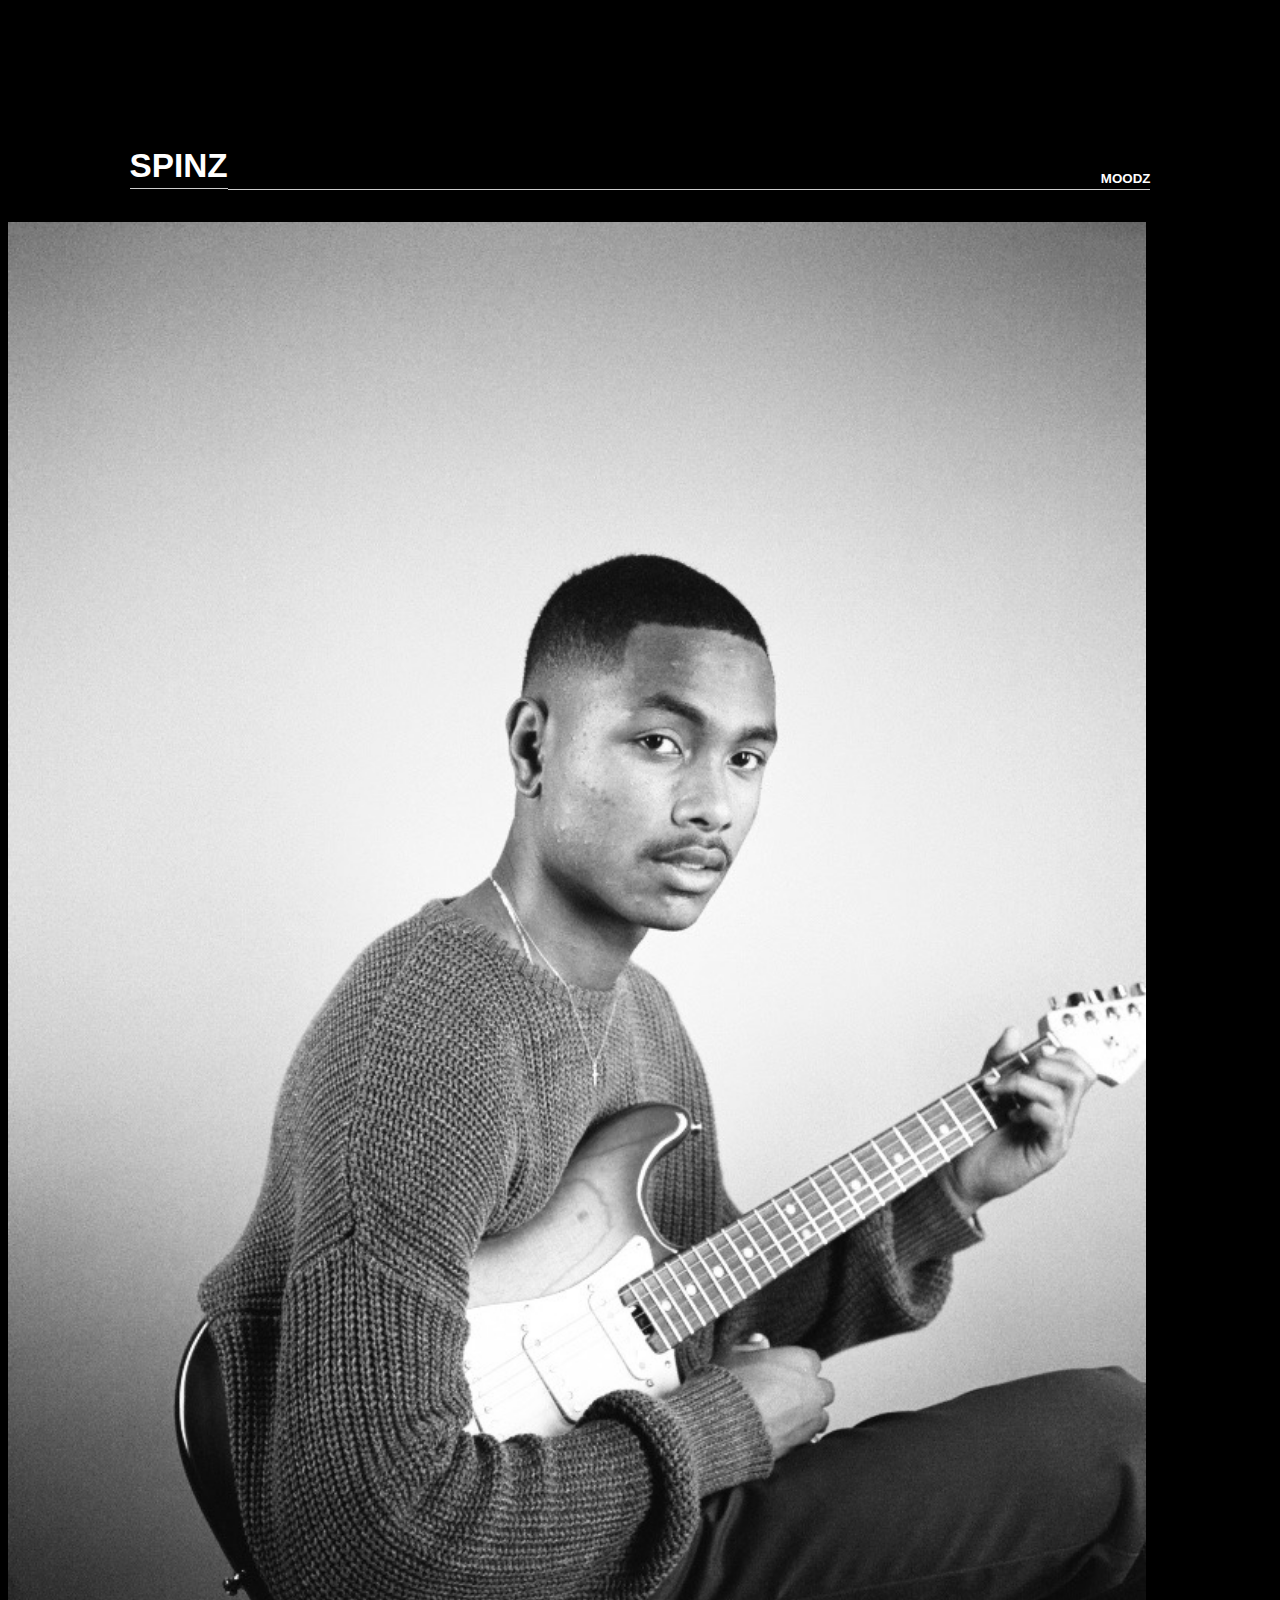
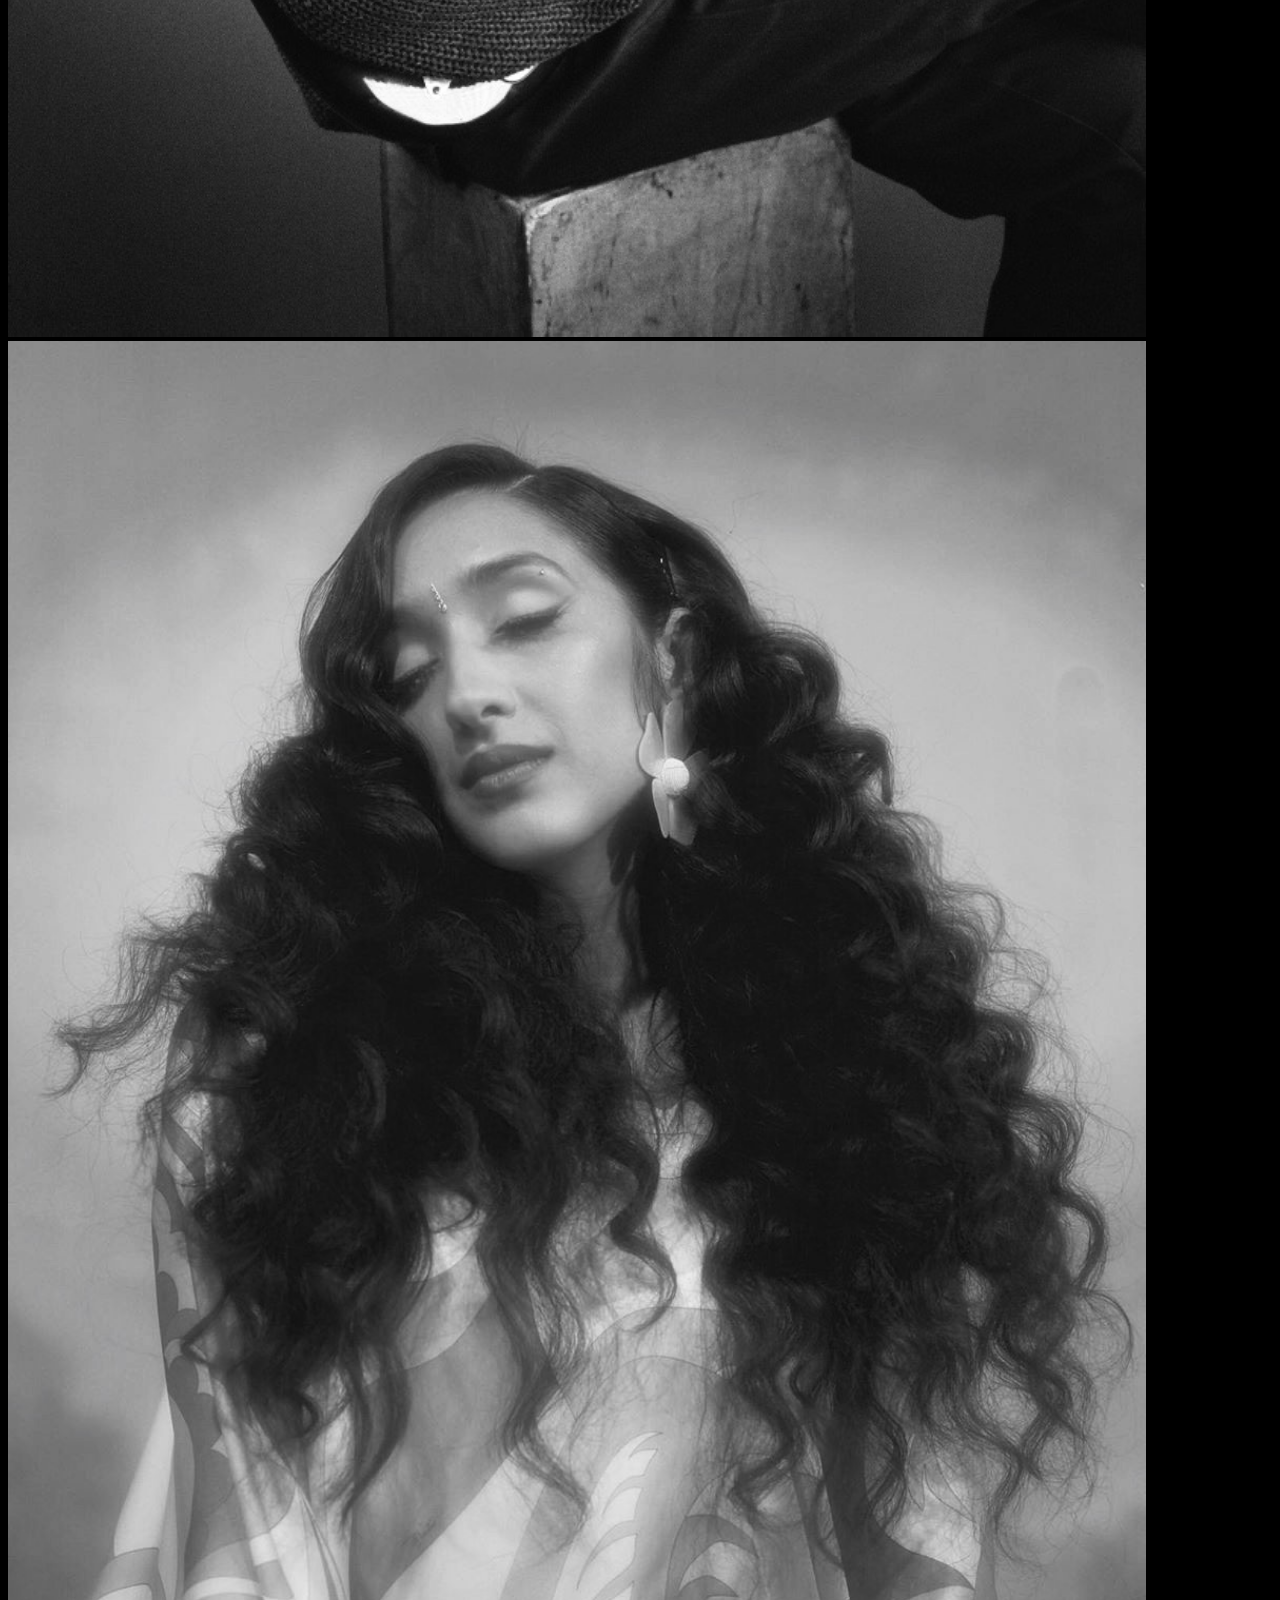
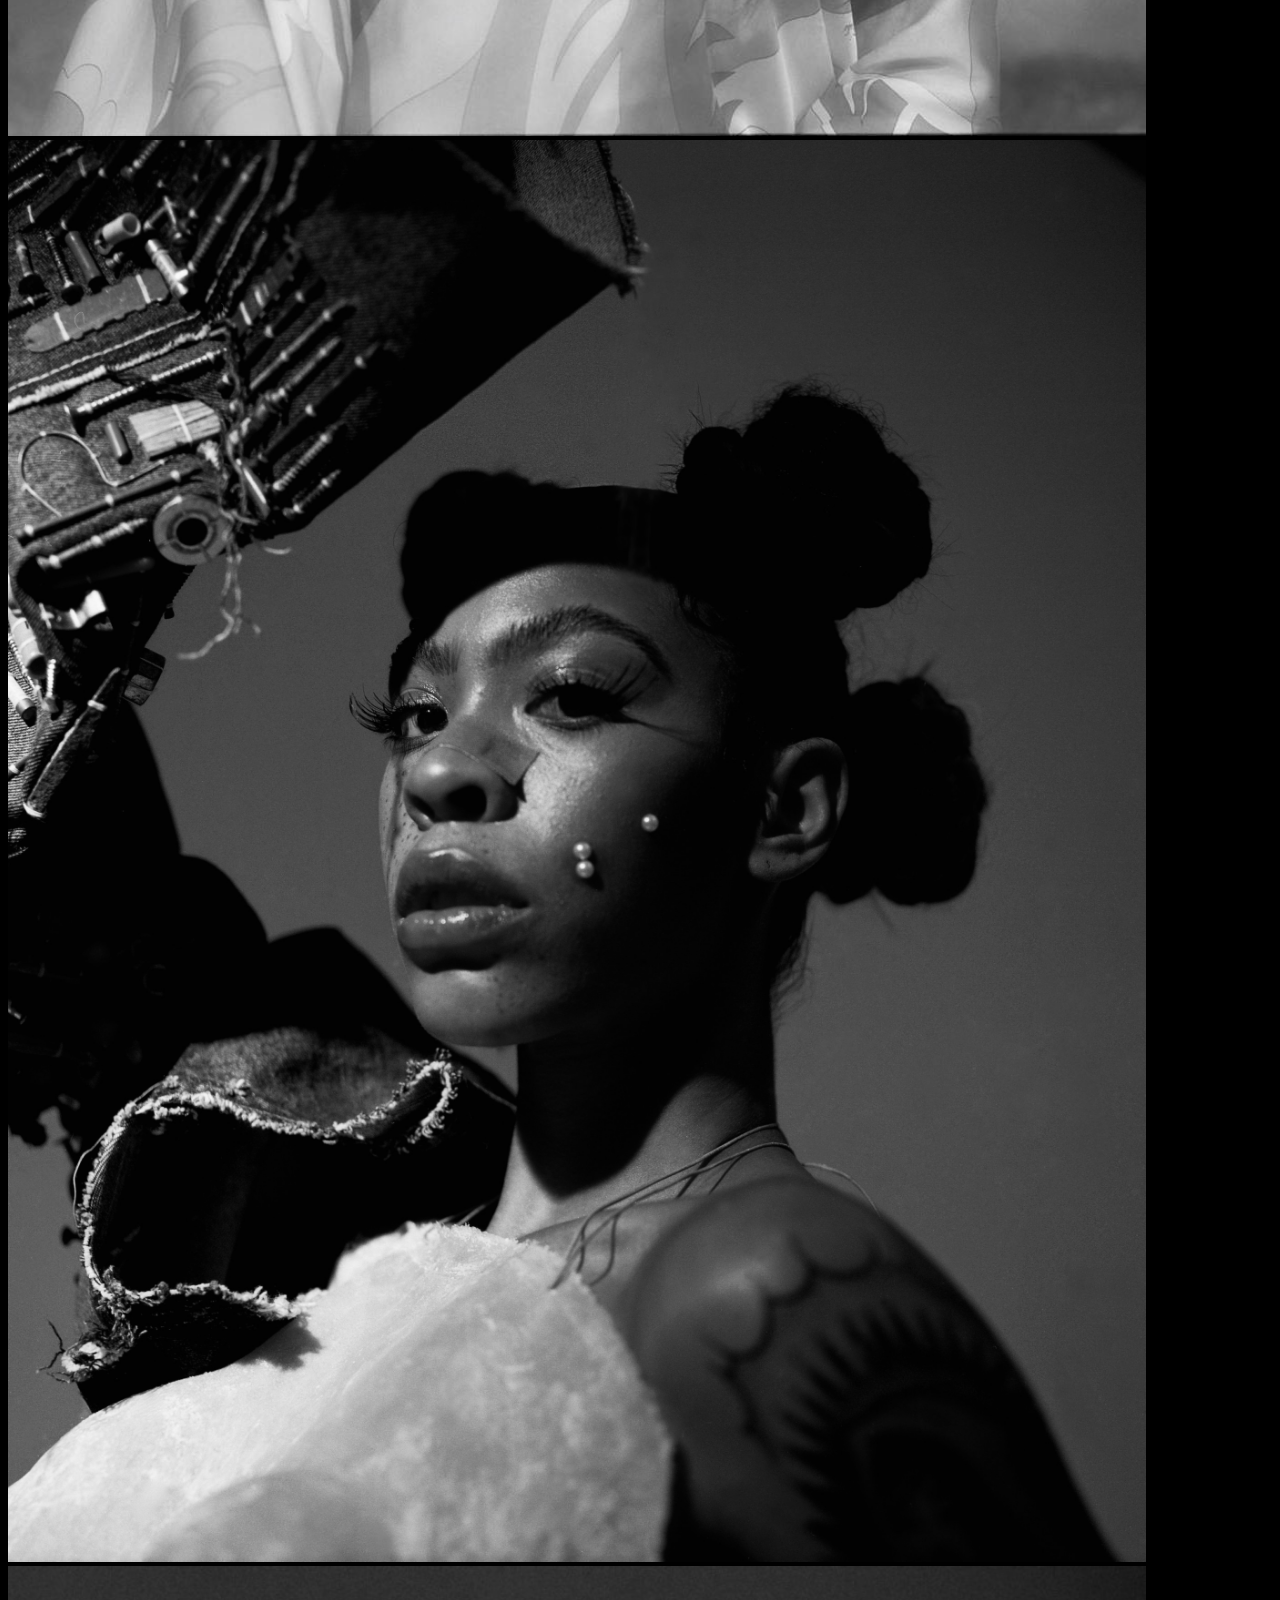
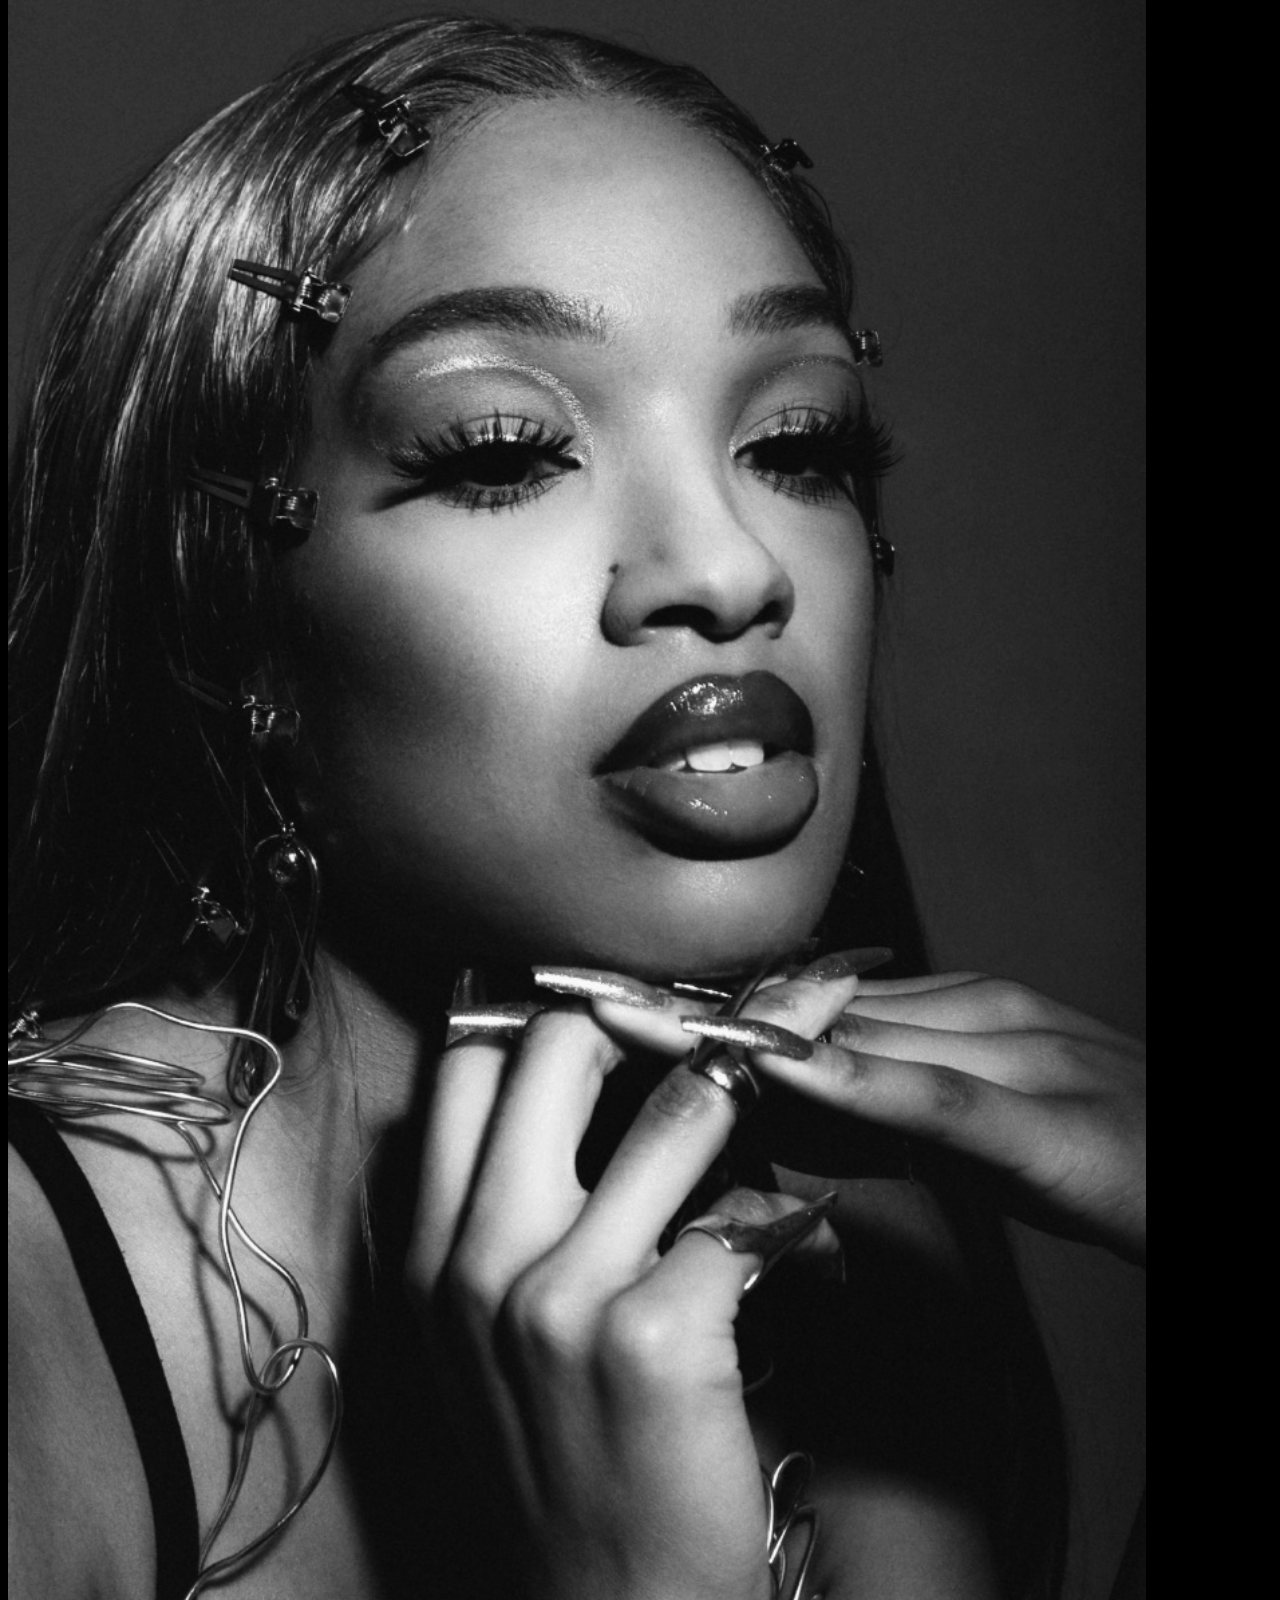
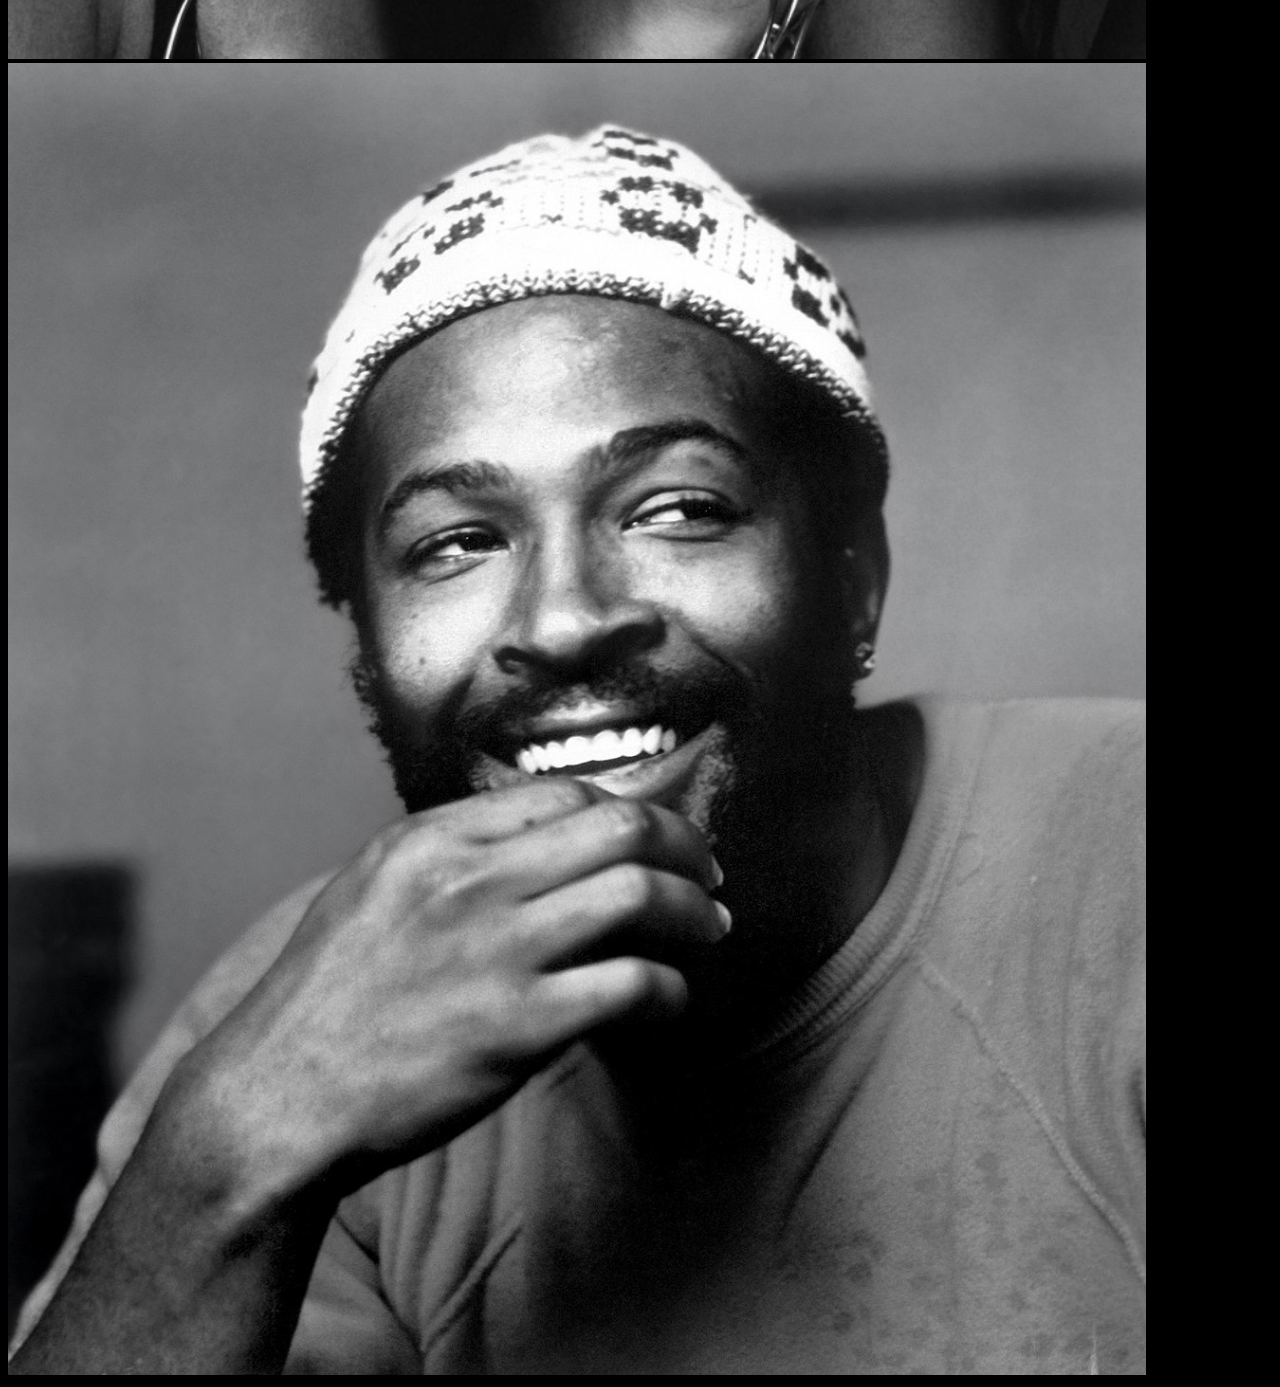
<file: homepage.html>
<!DOCTYPE html>
<html lang="en">
<head>
    <meta charset="UTF-8">
    <meta name="viewport" content="width=device-width, initial-scale=1.0">
    <title>Homepage</title>
    <link rel="stylesheet" href="css/homepage.css">
</head>
<body>
    <header>
        <section class="spinz">
            <article class="home">
                <h2 style="font-size: 25pt;">SPINZ</h2>  
            </article>
            <article class="list">
                <h2 style="font-size: 10pt;">MOODZ</h2>  
            </article>
        </header>

            <section class="pics">
                <div class="child">
                    <a href="http://127.0.0.1:5500/project-1/list-1.html">
                    <img src="images/steve-lacy-kendrick-lamars-damn-pride.jpeg" width="90%"></a>
                </div>
                <div class="child">
                    <a href="">
                    <img src="images/colors-studios-raveena-lucid.jpeg" width="90%"></a>
                </div>
                <div class="child">
                    <a href="">
                    <img src="images/_034_editedthread.jpeg" width="90%"></a>
                </div>
                </div>
                <div class="child">
                    <a href="">
                    <img src="images/colors-studios-press-shot-cariss-auburn-jan-2021-c-precious-brooks--850x1265.jpeg" width="90%"></a>
                </div>
                <div class="child">
                    <a href="">
                    <img src="images/1200px-Marvin_Gaye_(1973_publicity_photo).jpg" width="90%"></a>
                </div>
            </section>
</body>
</html>
</file>
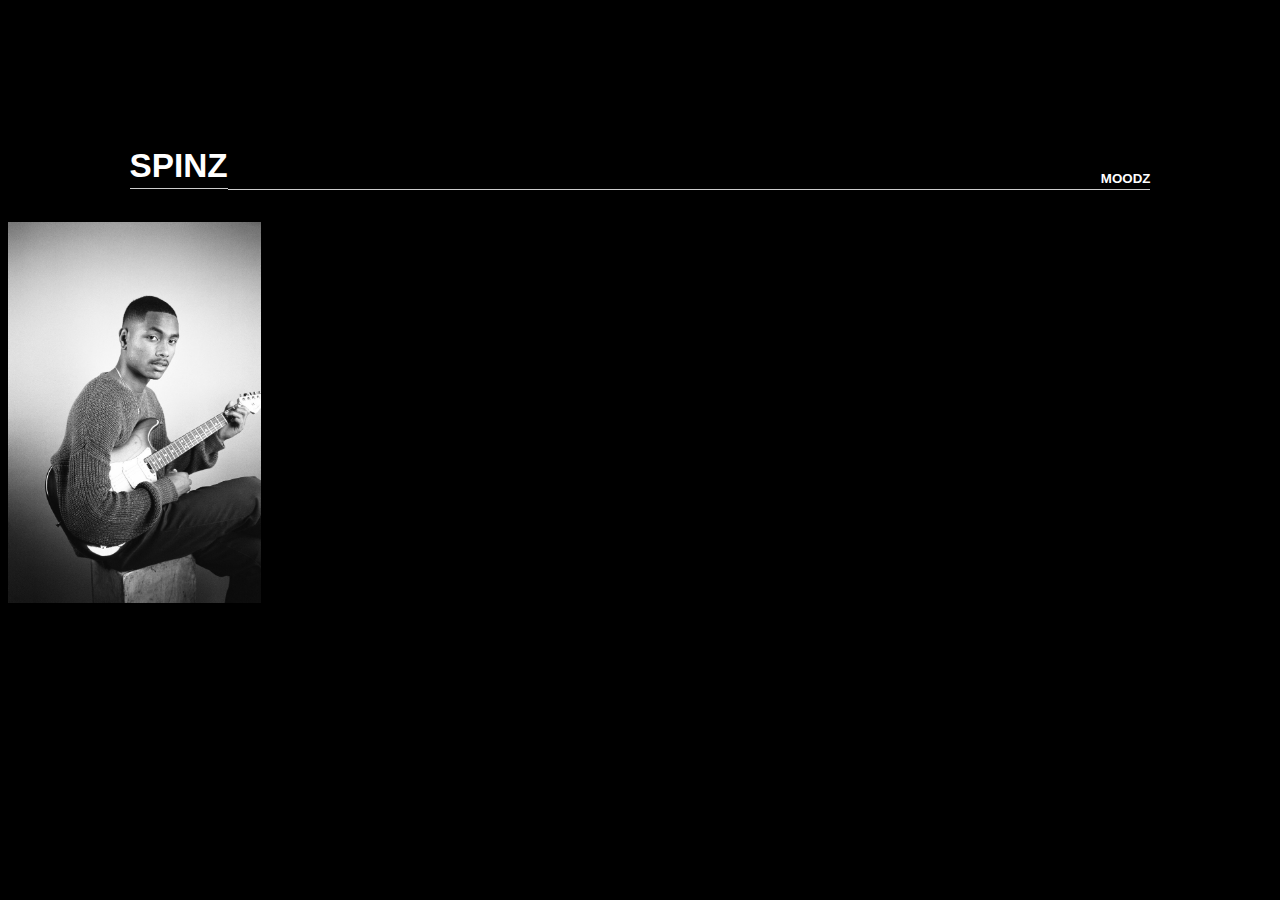
<file: list-1.html>
<!DOCTYPE html>
<html lang="en">
<head>
    <meta charset="UTF-8">
    <meta name="viewport" content="width=device-width, initial-scale=1.0">
    <title>Homepage</title>
    <link rel="stylesheet" href="css/homepage.css">
</head>
<body>
    <header>
        <section class="spinz">
            <article class="home">
                <h2 style="font-size: 25pt;">SPINZ</h2>  
            </article>
            <article class="list">
                <h2 style="font-size: 10pt;">MOODZ</h2>  
            </article>
        </header>

        <section class="pics">
            <div class="child">
                <img src="images/steve-lacy-kendrick-lamars-damn-pride.jpeg" width="20%" height="40%"></a>
            </div>
        </section>
        <article class="right">
            <h3>news title</h3>
            <p>Lorem ipsum dolor sit amet consectetur adipisicing elit. Veniam, suscipit.</p>
          </article>
</body>
</html>
</file>
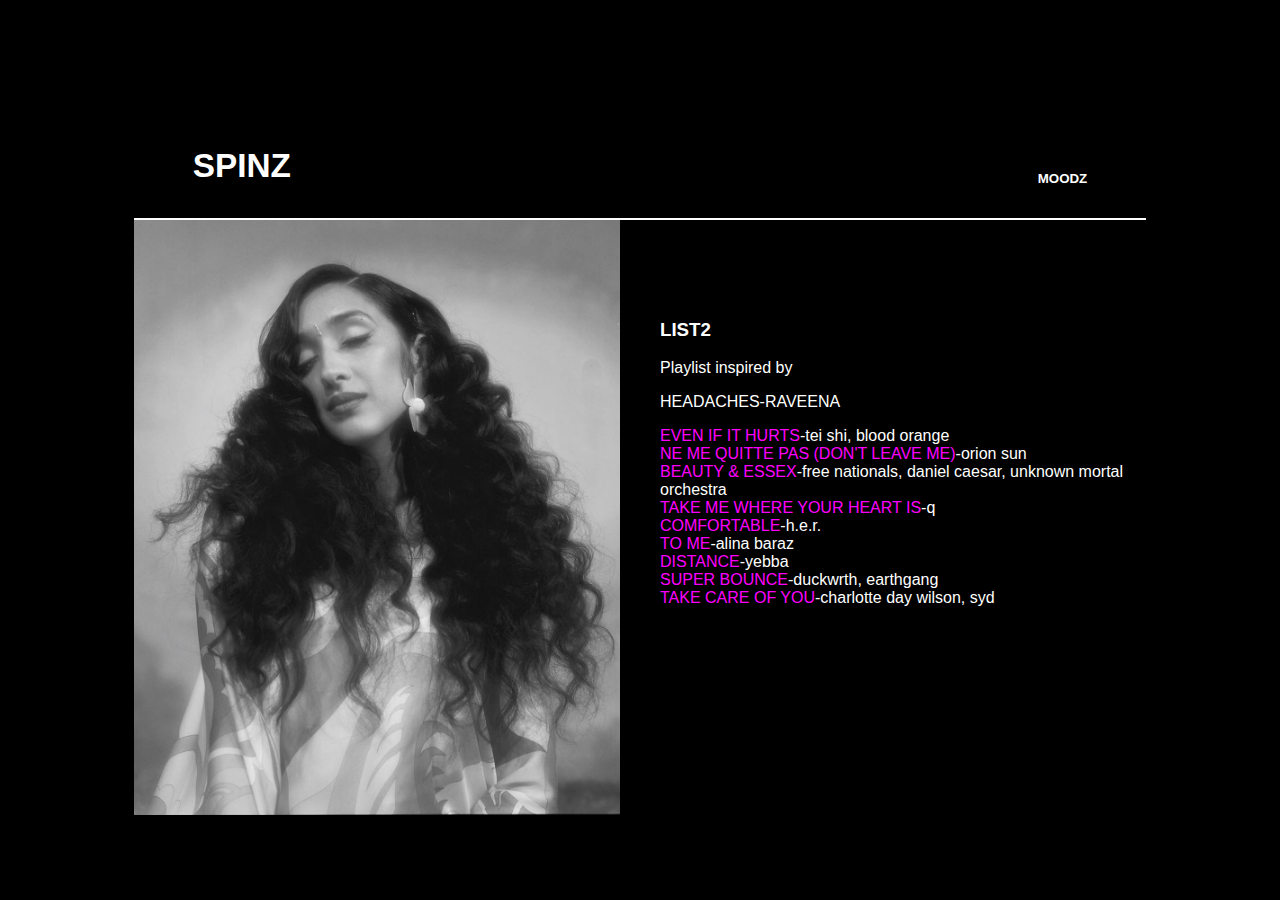
<file: list-2.html>
<!DOCTYPE html>
<html lang="en">
<head>
    <meta charset="UTF-8">
    <meta name="viewport" content="width=device-width, initial-scale=1.0">
    <title>Homepage</title>
    <link rel="stylesheet" href="css/style.css">
    <link rel="stylesheet" href="https://fonts.googleapis.com/css?family=IBM Plex Mono">
</head>

<body class="artist-page">
    <header>
        <section class="spinz">
            <article class="home">
                <a href="homepage.html">
                <h2 style="font-size: 25pt;">SPINZ</h2></a> 
            </article>
            <article class="list">
                <h2 style="font-size: 10pt;">MOODZ</h2>  
            </article>
            
        </header>

        <section class="pics">
            <article class="child">
                <img src="images/colors-studios-raveena-lucid.jpeg"></a>
            </article>
            <article class="right">
                <h3>LIST2</h3>
                <p>Playlist inspired by
                <ul>
                <li><span class="neon">HEADACHES-RAVEENA</span>
                </p></li>
            </ul>
                
                <ul>
                    <li><span class="pink">EVEN IF IT HURTS</span>-tei shi, blood orange</li>
                    <li><span class="pink">NE ME QUITTE PAS (DON'T LEAVE ME)</span>-orion sun</li>
                    <li><span class="pink">BEAUTY & ESSEX</span>-free nationals, daniel caesar, unknown mortal orchestra</li>
                    <li><span class="pink">TAKE ME WHERE YOUR HEART IS</span>-q</li>
                    <li><span class="pink">COMFORTABLE</span>-h.e.r.</li>
                    <li><span class="pink">TO ME</span>-alina baraz</li>
                    <li><span class="pink">DISTANCE</span>-yebba</li>
                    <li><span class="pink">SUPER BOUNCE</span>-duckwrth, earthgang</li>
                    <li><span class="pink">TAKE CARE OF YOU</span>-charlotte day wilson, syd</li>
                </ul>
            </article>
        </section>
        
</body>
</html>
</file>
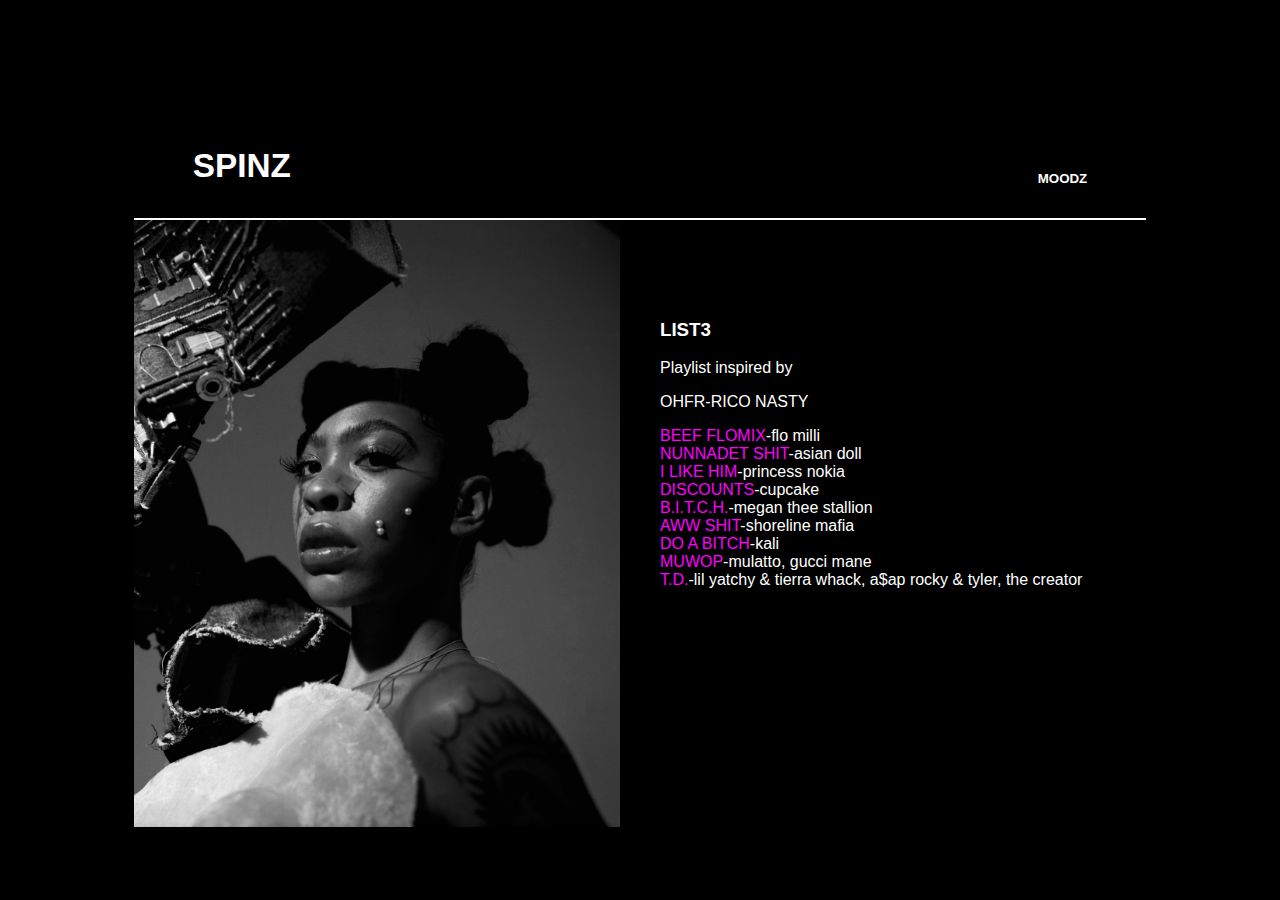
<file: list-3.html>
<!DOCTYPE html>
<html lang="en">
<head>
    <meta charset="UTF-8">
    <meta name="viewport" content="width=device-width, initial-scale=1.0">
    <title>Homepage</title>
    <link rel="stylesheet" href="css/style.css">
    <link rel="stylesheet" href="https://fonts.googleapis.com/css?family=IBM Plex Mono">
</head>

<body class="artist-page">
    <header>
        <section class="spinz">
            <article class="home">
                <a href="homepage.html">
                <h2 style="font-size: 25pt;">SPINZ</h2></a> 
            </article>
            <article class="list">
                <h2 style="font-size: 10pt;">MOODZ</h2>  
            </article>
            
        </header>

        <section class="pics">
            <article class="child">
                <img src="images/_034_editedthread.jpeg"></a>
            </article>
            <article class="right">
                <h3>LIST3</h3>
                <p>Playlist inspired by
                <ul>
                <li><span class="neon">OHFR-RICO NASTY</span>
                </p></li>
            </ul>
                
                <ul>
                    <li><span class="pink">BEEF FLOMIX</span>-flo milli</li>
                    <li><span class="pink">NUNNADET SHIT</span>-asian doll</li>
                    <li><span class="pink">I LIKE HIM</span>-princess nokia</li>
                    <li><span class="pink">DISCOUNTS</span>-cupcake</li>
                    <li><span class="pink">B.I.T.C.H.</span>-megan thee stallion</li>
                    <li><span class="pink">AWW SHIT</span>-shoreline mafia</li>
                    <li><span class="pink">DO A BITCH</span>-kali</li>
                    <li><span class="pink">MUWOP</span>-mulatto, gucci mane</li>
                    <li><span class="pink">T.D.</span>-lil yatchy & tierra whack, a$ap rocky & tyler, the creator </li>
                </ul>
            </article>
        </section>
        
</body>
</html>
</file>
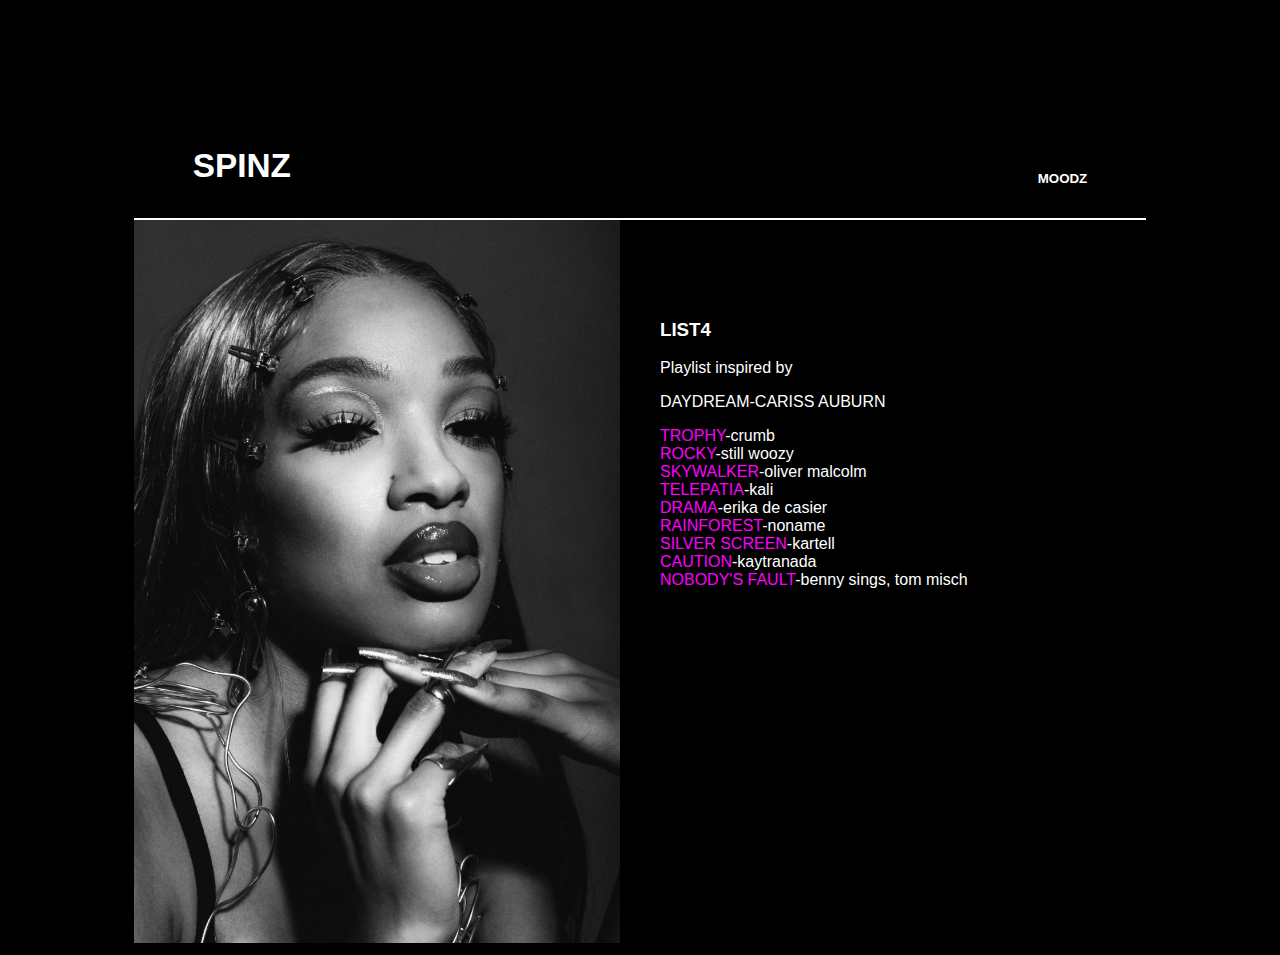
<file: list-4.html>
<!DOCTYPE html>
<html lang="en">
<head>
    <meta charset="UTF-8">
    <meta name="viewport" content="width=device-width, initial-scale=1.0">
    <title>Homepage</title>
    <link rel="stylesheet" href="css/style.css">
    <link rel="stylesheet" href="https://fonts.googleapis.com/css?family=IBM Plex Mono">
</head>

<body class="artist-page">
    <header>
        <section class="spinz">
            <article class="home">
                <a href="homepage.html">
                <h2 style="font-size: 25pt;">SPINZ</h2></a> 
            </article>
            <article class="list">
                <h2 style="font-size: 10pt;">MOODZ</h2>  
            </article>
            
        </header>

        <section class="pics">
            <article class="child">
                <img src="images/colors-studios-press-shot-cariss-auburn-jan-2021-c-precious-brooks--850x1265.jpeg"></a>
            </article>
            <article class="right">
                <h3>LIST4</h3>
                <p>Playlist inspired by
                <ul>
                <li><span class="neon">DAYDREAM-CARISS AUBURN</span>
                </p></li>
            </ul>
                
                <ul>
                    <li><span class="pink">TROPHY</span>-crumb</li>
                    <li><span class="pink">ROCKY</span>-still woozy</li>
                    <li><span class="pink">SKYWALKER</span>-oliver malcolm</li>
                    <li><span class="pink">TELEPATIA</span>-kali</li>
                    <li><span class="pink">DRAMA</span>-erika de casier</li>
                    <li><span class="pink">RAINFOREST</span>-noname</li>
                    <li><span class="pink">SILVER SCREEN</span>-kartell</li>
                    <li><span class="pink">CAUTION</span>-kaytranada</li>
                    <li><span class="pink">NOBODY'S FAULT</span>-benny sings, tom misch</li>
                </ul>
            </article>
        </section>
        
</body>
</html>
</file>
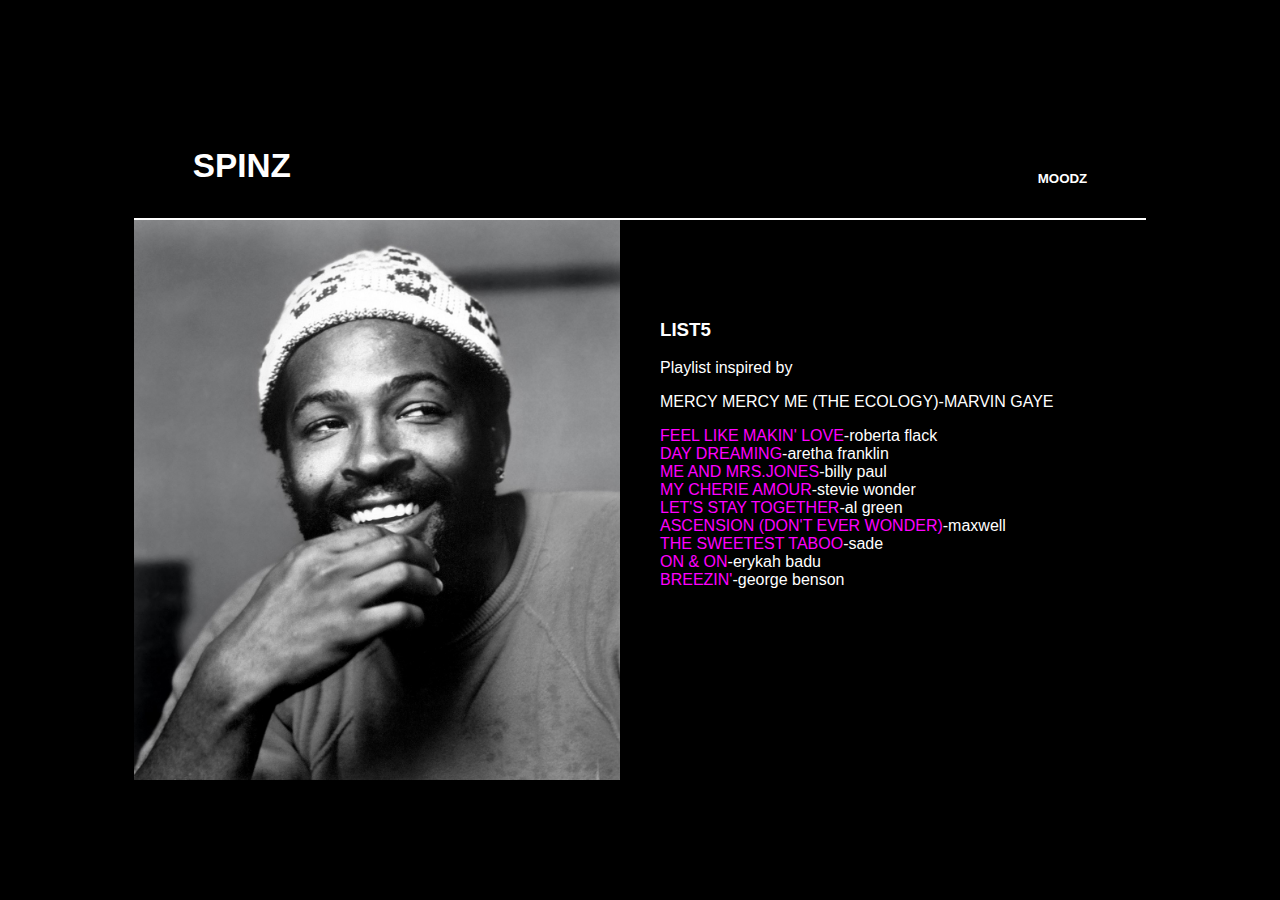
<file: list-5.html>
<!DOCTYPE html>
<html lang="en">
<head>
    <meta charset="UTF-8">
    <meta name="viewport" content="width=device-width, initial-scale=1.0">
    <title>Homepage</title>
    <link rel="stylesheet" href="css/style.css">
    <link rel="stylesheet" href="https://fonts.googleapis.com/css?family=IBM Plex Mono">
</head>

<body class="artist-page">
    <header>
        <section class="spinz">
            <article class="home">
                <a href="homepage.html">
                <h2 style="font-size: 25pt;">SPINZ</h2></a> 
            </article>
            <article class="list">
                <h2 style="font-size: 10pt;">MOODZ</h2>  
            </article>
            
        </header>

        <section class="pics">
            <article class="child">
                <img src="images/1200px-Marvin_Gaye_(1973_publicity_photo).jpg"></a>
            </article>
            <article class="right">
                <h3>LIST5</h3>
                <p>Playlist inspired by
                <ul>
                <li><span class="neon">MERCY MERCY ME (THE ECOLOGY)-MARVIN GAYE</span>
                </p></li>
            </ul>
                
                <ul>
                    <li><span class="pink">FEEL LIKE MAKIN' LOVE</span>-roberta flack</li>
                    <li><span class="pink">DAY DREAMING</span>-aretha franklin</li>
                    <li><span class="pink">ME AND MRS.JONES</span>-billy paul</li>
                    <li><span class="pink">MY CHERIE AMOUR</span>-stevie wonder</li>
                    <li><span class="pink">LET'S STAY TOGETHER</span>-al green</li>
                    <li><span class="pink">ASCENSION (DON'T EVER WONDER)</span>-maxwell</li>
                    <li><span class="pink">THE SWEETEST TABOO</span>-sade</li>
                    <li><span class="pink">ON & ON</span>-erykah badu</li>
                    <li><span class="pink">BREEZIN'</span>-george benson</li>
                </ul>
            </article>
        </section>
        
</body>
</html>
</file>
<file: css/homepage.css>
*{box-sizing: border-box;
    background-color: black;
    font-family: 'Helvetica', sans-serif;
}

h1 {
    color: white;
    border-bottom:1px solid #CCC;
    width:100%;
    float:left;
    padding-bottom:3px;
    font-size: 20pt;
    display: inline;
}

.home {
    text-align: left;
    margin-top: 80pt;
    margin-left: 40pt;
    font-size: 25pt;
    border-bottom: 30px;

}
h2 {
    color: white;
    border-bottom:1px solid #CCC;
    width:100%;
    float:right;
    padding-bottom:3px;
    display: inline;
    text-align: right;
}
.list {
    font-size: 10pt;
        text-align: right;
        margin-top: 110pt;
        margin-right: 40pt;
        font-size: 20pt;
        border-bottom: 30px;
        flex: 1;
}
.spinz {
    display: flex;
    width: 90%;
    margin: auto;
    border: 5px solid rgb(0, 0, 0);
    
}
</file>
<file: css/style.css>
* {
  box-sizing: border-box;
  font-family: "Helvetica", sans-serif;
  background-position: center;
  background-repeat: no-repeat;
  background-size: cover;
}
a {
  text-decoration: none;
  color: #fff;
}
body {
  background-color: #000;
  color: #fff;
}
body.index-page {
  background: url(https://media0.giphy.com/media/j6MHzcvISk0luDhcjM/giphy.gif) no-repeat center center fixed;
  background-size: cover;
  height: 100%;
  overflow: hidden;
}
.index-page header {
  display: flex;
  align-items: center;
  justify-content: center;
}
.index-page h1 {
  text-align: center;
  margin-top: 300px;
}

.home {
  text-align: left;
  margin-top: 80pt;
  margin-left: 40pt;
  font-size: 25pt;
  border-bottom: 30px;
}

.list {
  font-size: 10pt;
  text-align: right;
  margin-top: 110pt;
  margin-right: 40pt;
  font-size: 20pt;
  border-bottom: 30px;
  flex: 1;
}

img {
  width: 100%;
}

/* h1 {
  margin-left: auto;
  margin-right: auto;
  width: 8em;
} */
.splash-page {
  display: flex;
  width: 100%;
  margin: auto;
}

.cursor {
  cursor: url("images/alien-clipart-neon-green-13.png");
}

.pink {
  color: fuchsia;
}
.home-page .pics {
  display: grid;
  grid-template-columns: 1fr 1fr 1fr;
  width: 80%;
  margin: auto;
  grid-gap: 20px;
  border-top: 2px solid #fff;
}
.raveena {
  grid-column: 2/3;
  grid-row: 1/3;
  margin-top: 320px;
}
.artist-page ul {
  list-style-type: none;
  margin: 0;
  padding: 0;
}
.artist-page .pics {
  display: flex;
  width: 80%;
  margin: auto;
  border-top: 2px solid #fff;
}
.artist-page .pics article {
  flex: 1;
}
.artist-page .pics .right {
  padding: 80px 0 0 40px;
}
.spinz {
  display: flex;
  justify-content: space-between;
  width: 80%;
  margin: auto;
  border: 5px solid rgb(0, 0, 0);
}
</file>
